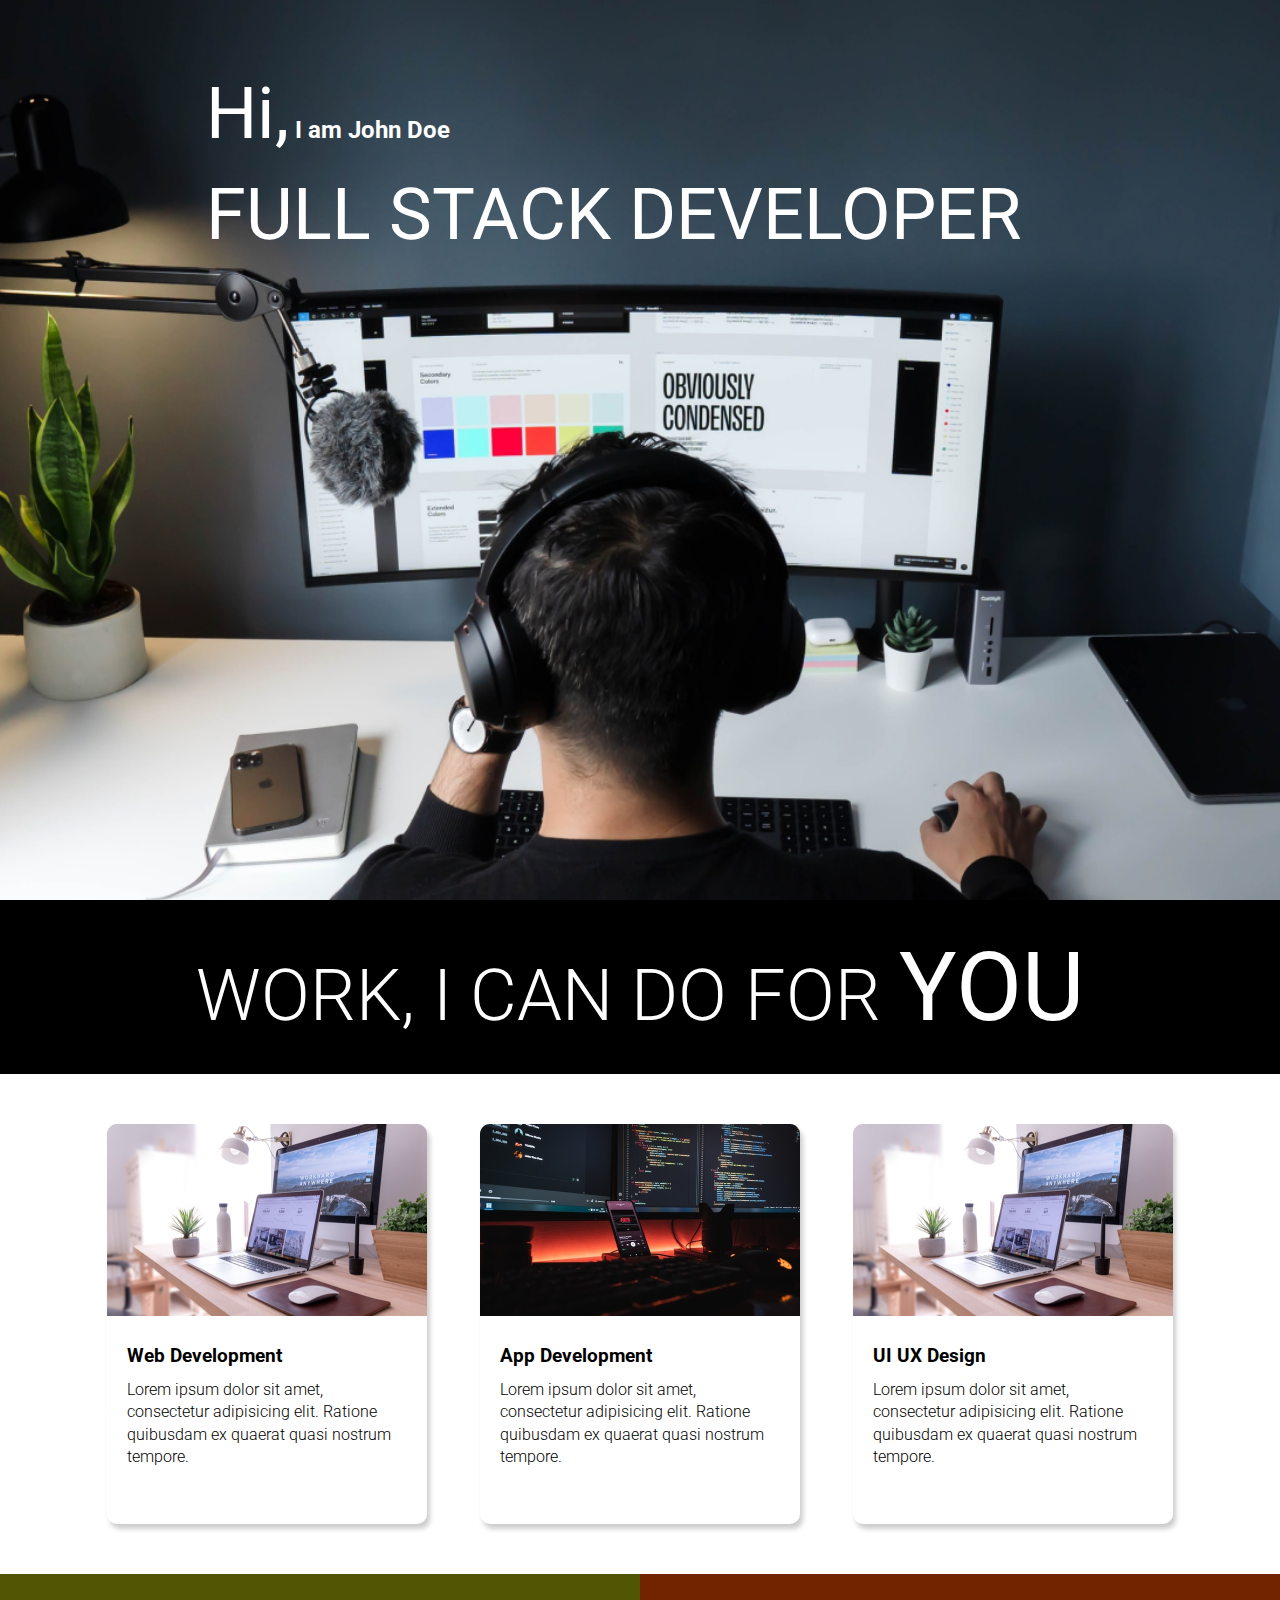
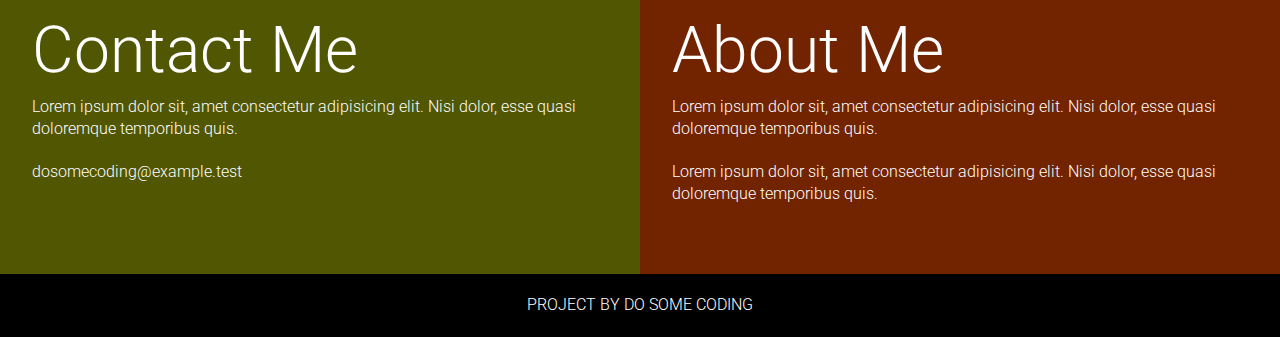
<file: Project 4/index.html>
<!DOCTYPE html>
<html lang="en">
  <head>
    <meta charset="UTF-8" />
    <meta http-equiv="X-UA-Compatible" content="IE=edge" />
    <meta name="viewport" content="width=device-width, initial-scale=1.0" />
    <title>Developer | Landing Page</title>
    <link rel="stylesheet" href="style.css" />
  </head>
  <body>
    <section class="hero_section">
      <div class="text_container">
        <h2><span class="lg_text">Hi,</span> I am John Doe</h2>
        <h1 class="lg_text">FULL STACK DEVELOPER</h1>
      </div>
    </section>
    <section class="black_box">
      <h2>WORK, I CAN DO FOR <span>YOU</span></h2>
    </section>
    <section class="work">
      <div class="grid_item">
        <div class="card">
          <div class="image_container">
            <img src="images/web.png" alt="web development" />
          </div>
          <div class="card_content">
            <h3>Web Development</h3>
            <p>
              Lorem ipsum dolor sit amet, consectetur adipisicing elit. Ratione
              quibusdam ex quaerat quasi nostrum tempore.
            </p>
          </div>
        </div>
      </div>
      <div class="grid_item">
        <div class="card">
          <div class="image_container">
            <img src="images/mobile.png" alt="app development" />
          </div>
          <div class="card_content">
            <h3>App Development</h3>
            <p>
              Lorem ipsum dolor sit amet, consectetur adipisicing elit. Ratione
              quibusdam ex quaerat quasi nostrum tempore.
            </p>
          </div>
        </div>
      </div>
      <div class="grid_item">
        <div class="card">
          <div class="image_container">
            <img src="images/web.png" alt="web development" />
          </div>
          <div class="card_content">
            <h3>UI UX Design</h3>
            <p>
              Lorem ipsum dolor sit amet, consectetur adipisicing elit. Ratione
              quibusdam ex quaerat quasi nostrum tempore.
            </p>
          </div>
        </div>
      </div>
    </section>
    <section class="bottom_section">
      <div class="contact">
        <h2>Contact Me</h2>
        <p>
          Lorem ipsum dolor sit, amet consectetur adipisicing elit. Nisi dolor,
          esse quasi doloremque temporibus quis.
        </p>
        <p>dosomecoding@example.test</p>
      </div>
      <div class="about">
        <h2>About Me</h2>

        <p>
          Lorem ipsum dolor sit, amet consectetur adipisicing elit. Nisi dolor,
          esse quasi doloremque temporibus quis.
        </p>
        <p>
          Lorem ipsum dolor sit, amet consectetur adipisicing elit. Nisi dolor,
          esse quasi doloremque temporibus quis.
        </p>
      </div>
    </section>
    <footer>Project By do some coding</footer>
  </body>
</html>
</file>
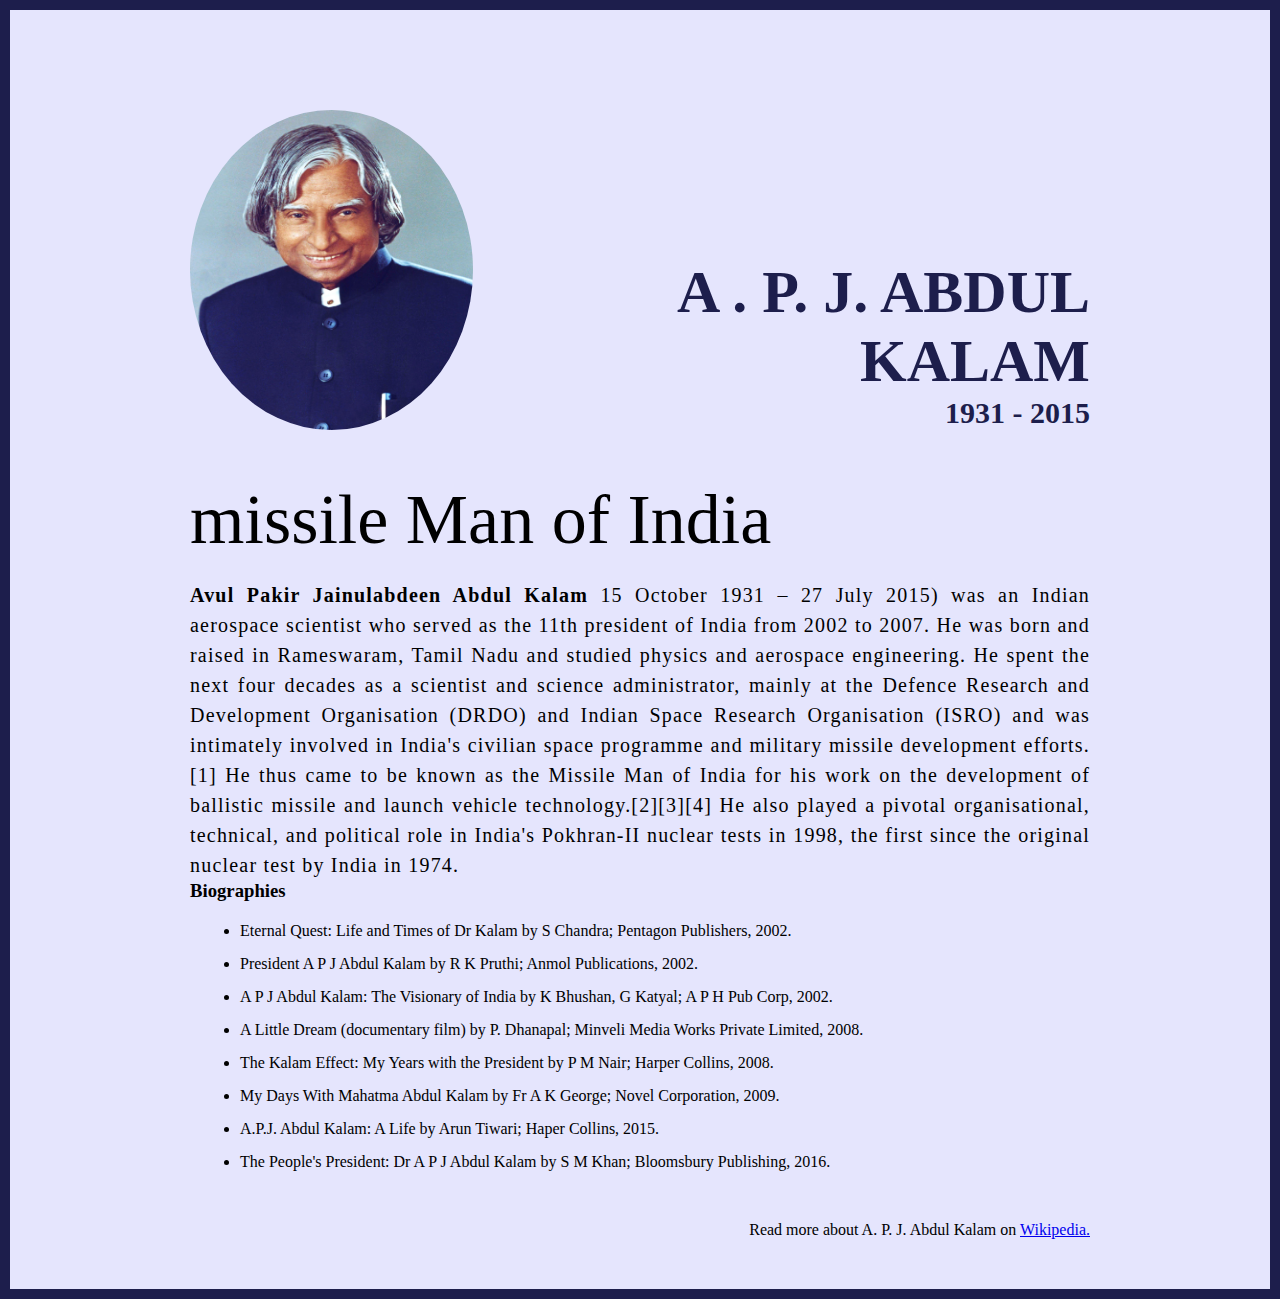
<file: project_1/index.html>
<!DOCTYPE html>
<html lang="en">

<head>
    <meta charset="UTF-8">
    <meta name="viewport" content="width=device-width, initial-scale=1.0">
    <title>The Tribute website | A.P.J Abdul Kalam </title>
    <link rel="stylesheet" href="style.css">
</head>

<body>

    <div class="container">
        <div class="content">
            <section class="Top_section">
                <div class="image_container">
                    <img src="apj.jpg" alt="Tribute" />
                </div>
                <div>
                    <h1>A . P. J. Abdul Kalam</h1>
                    <h4>1931 - 2015</h4>
                </div>
            </section>
            <section class="about_section">
                <h2>missile Man of India</h2>
                <p>
                    <b>Avul Pakir Jainulabdeen Abdul Kalam</b> 15 October 1931 – 27 July
                    2015) was an Indian aerospace scientist who served as the 11th
                    president of India from 2002 to 2007. He was born and raised in
                    Rameswaram, Tamil Nadu and studied physics and aerospace
                    engineering. He spent the next four decades as a scientist and
                    science administrator, mainly at the Defence Research and
                    Development Organisation (DRDO) and Indian Space Research
                    Organisation (ISRO) and was intimately involved in India's civilian
                    space programme and military missile development efforts.[1] He thus
                    came to be known as the Missile Man of India for his work on the
                    development of ballistic missile and launch vehicle
                    technology.[2][3][4] He also played a pivotal organisational,
                    technical, and political role in India's Pokhran-II nuclear tests in
                    1998, the first since the original nuclear test by India in 1974.
                </p>
            </section>
            <section class="biography_section">
                <h3>Biographies</h3>
                <ul>
                    <li>
                        Eternal Quest: Life and Times of Dr Kalam by S Chandra; Pentagon
                        Publishers, 2002.
                    </li>
                    <li>
                        President A P J Abdul Kalam by R K Pruthi; Anmol Publications,
                        2002.
                    </li>
                    <li>
                        A P J Abdul Kalam: The Visionary of India by K Bhushan, G Katyal;
                        A P H Pub Corp, 2002.
                    </li>
                    <li>
                        A Little Dream (documentary film) by P. Dhanapal; Minveli Media
                        Works Private Limited, 2008.
                    </li>
                    <li>
                        The Kalam Effect: My Years with the President by P M Nair; Harper
                        Collins, 2008.
                    </li>
                    <li>
                        My Days With Mahatma Abdul Kalam by Fr A K George; Novel
                        Corporation, 2009.
                    </li>
                    <li>
                        A.P.J. Abdul Kalam: A Life by Arun Tiwari; Haper Collins, 2015.
                    </li>
                    <li>
                        The People's President: Dr A P J Abdul Kalam by S M Khan;
                        Bloomsbury Publishing, 2016.
                    </li>
                </ul>

            </section>
            <footer>
                <p>
                    Read more about A. P. J. Abdul Kalam on
                    <a href="https://en.wikipedia.org/wiki/A._P._J._Abdul_Kalam">Wikipedia.</a>
                </p>
            </footer>
        </div>
    </div>

</body>

</html>
</file>
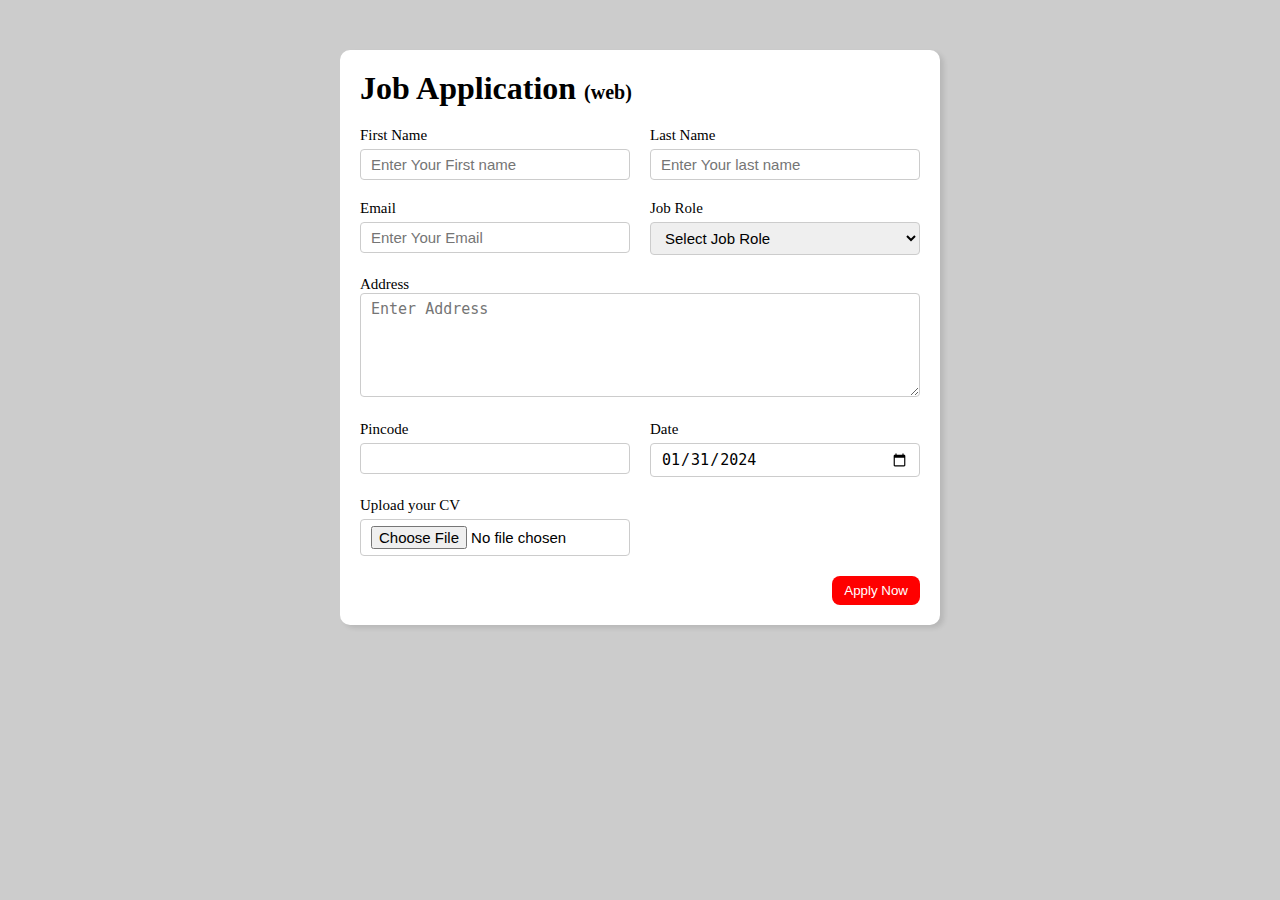
<file: project_2/index.html>
<!DOCTYPE html>
<html lang="en">

<head>
    <meta charset="UTF-8">
    <meta name="viewport" content="width=device-width, initial-scale=1.0">
    <title>Job Application Form</title>
    <link rel="stylesheet" href="style.css">
</head>

<body>
    <div class="container">
        <div class="apply_box">
            <h1>Job Application <span class="small_text">(web)</span></h1>
            <form action="">
                <div class="form_container">
                    <div class="form_control">
                        <label for="first_name">First Name</label>
                        <input type="text" id="first_name" name="first_name" placeholder="Enter Your First name" />
                    </div>
                    <div class="form_control">
                        <label for="last_name">Last Name</label>
                        <input type="text" id="last_name" name="last_name" placeholder="Enter Your last name" />
                    </div>
                    <div class="form_control">
                        <label for="email">Email</label>
                        <input type="email" id="email" name="email" placeholder="Enter Your Email" />
                    </div>
                    <div class="form_control">
                        <label for="job_role">Job Role</label>
                        <select name="job_role" id="job_role">
                            <option value="">Select Job Role</option>
                            <option value="frontend">Frontend Developer</option>
                            <option value="backend">Backend Developer</option>
                            <option value="full_stack">Full Stack Developer</option>
                            <option value="ui_ux">UI UX Designer</option>
                        </select>
                    </div>
                    <div class="textarea_control">
                        <label for="address">Address</label>
                        <textarea name="address" id="address" cols="50" rows="5" placeholder="Enter Address"></textarea>
                    </div>
                    <div class="form_control">
                        <label for="pincode">Pincode</label>
                        <input type="number" id="pincode" name="pincode" />
                    </div>
                    <div class="form_control">
                        <label for="date">Date</label>
                        <input value="2024-01-31" type="date" id="date" name="date" />
                    </div>
                    <div class="form_control">
                        <label for="upload">Upload your CV</label>
                        <input type="file" id="upload" name="upload" />
                    </div>
                </div>
                <div class="button_container">
                    <button type="submit">Apply Now</button>
                </div>
            </form>
        </div>

    </div>

</body>

</html>
</file>
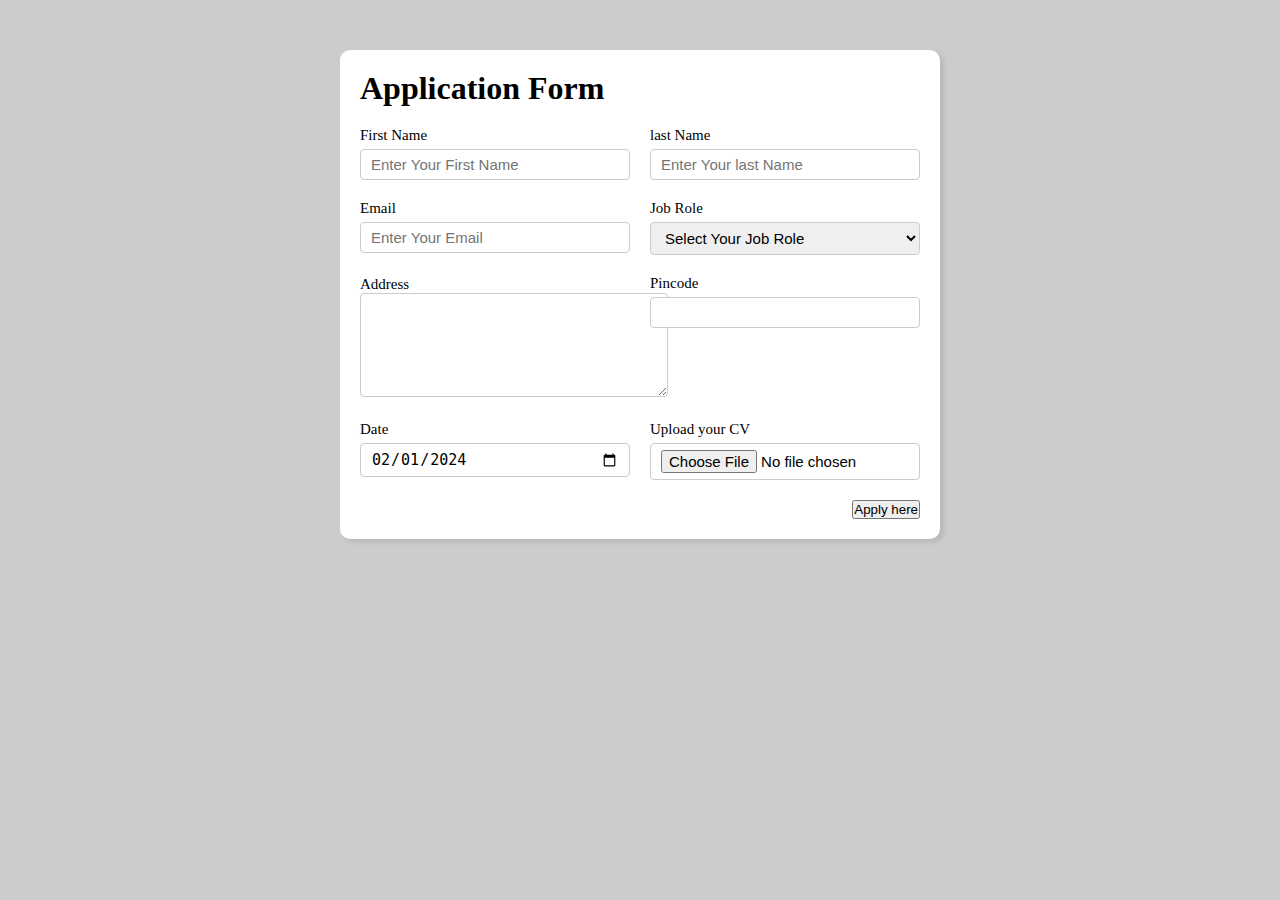
<file: project_2/practice.html>
<!DOCTYPE html>
<html>

<head>
    <meta charset="UTF-8">
    <meta name="viewport" content="width=device-width, initial-scale=1.0">
    <title>Application Form</title>
    <style>
        * {
            margin: 0;
            padding: 0;
            box-sizing: border-box;
        }

        body {
            background-color: #ccc;
        }

        .container {
            max-width: 900px;
            margin: 0 auto;
        }

        .apply_box {
            max-width: 600px;
            padding: 20px;
            background-color: white;
            margin: 0 auto;
            margin-top: 50px;
            box-shadow: 4px 3px 5px rgba(1, 1, 1, 0.1);
            border-radius: 10px;
        }

        .form_container {
            margin-top: 20px;
            display: grid;
            grid-template-columns: repeat(auto-fit, minmax(200px, 1fr));
            gap: 20px;
        }

        .form_control {
            display: flex;
            flex-direction: column;
        }

        label {
            font-size: 15px;
            margin-bottom: 5px;
        }

        input,
        select,
        textarea {
            padding: 6px 10px;
            border: 1px solid #ccc;
            border-radius: 4px;
            font-size: 15px;
        }

        input:focus {
            outline-color: red;
        }

        .button_container {
            display: flex;
            justify-content: flex-end;
            margin-top: 20px;
        }
    </style>
</head>

<body>
    <div class="container">
        <div class="apply_box">
            <h1>Application Form</h1>
            <form action="">
                <div class="form_container">
                    <div class="form_control">
                        <label for="first_name">First Name</label>
                        <input type="text" id="first_name" placeholder="Enter Your First Name" />
                    </div>
                    <div class="form_control">
                        <label for="last_name">last Name</label>
                        <input type="text" id="last_name" placeholder="Enter Your last Name" />
                    </div>
                    <div class="form_control">
                        <label for="email">Email</label>
                        <input type="email" id="email" placeholder="Enter Your Email" />
                    </div>
                    <div class="form_control">
                        <label for="job_role">Job Role</label>
                        <select name="job_role" id="job_role">
                            <option value="">Select Your Job Role</option>
                            <option value="frontend">Frontend</option>
                            <option value="backend">Backend</option>
                            <option value="full_stack">Full Stack Developer</option>
                            <option value="ui_ux">UI UX</option>
                        </select>
                    </div>
                    <div class="textarea_control">
                        <label for="address">Address</label>
                        <textarea name="address" id="address" cols="30" rows="5"></textarea>
                    </div>
                    <div class="form_control">
                        <label for="pincode">Pincode</label>
                        <input type="number" id="pincode" />
                    </div>
                    <div class="form_control">
                        <label for="date">Date</label>
                        <input type="date" id="date" value="2024-02-01" />
                    </div>
                    <div class="form_control">
                        <label for="upload">Upload your CV</label>
                        <input type="file" id="upload" />
                    </div>
                </div>
                <div class="button_container">
                    <button type="button">Apply here</button>
                </div>
            </form>
        </div>
    </div>
</body>

</html>
</file>
<file: Project 4/style.css>
@import url("https://fonts.googleapis.com/css2?family=Roboto:ital,wght@0,100;0,300;0,400;0,500;0,700;0,900;1,100;1,300;1,400;1,500;1,700;1,900&display=swap");
* {
  margin: 0;
  padding: 0;
  box-sizing: border-box;
}

html,
body {
  line-height: 1.4;
  font-weight: 300;
  font-family: "Roboto", sans-serif;
}

.hero_section {
  background-image: url(images/developer.png);
  min-height: 100vh;
  background-position: center;
  background-size: cover;
  background-repeat: no-repeat;
}
.text_container {
  color: white;
  max-width: 900px;
  margin: 0 auto;
  padding-top: 64px;
  padding-left: 16px;
}
.lg_text {
  font-size: 72px;
  font-weight: 400;
}
.black_box {
  background-color: #000;
  padding: 20px;
}
.black_box h2 {
  font-size: 72px;
  color: white;
  text-align: center;
  font-weight: 300;
}

.black_box h2 span {
  font-weight: 400;
  font-size: 96px;
}
.work {
  display: grid;
  gap: 20px;
  grid-template-columns: repeat(auto-fit, minmax(320px, 1fr));

  max-width: 1100px;
  margin: 50px auto;
}
.grid_item {
  display: flex;
  justify-content: center;
  align-items: center;
}
.card {
  max-width: 320px;
  height: 400px;
  border-radius: 10px;
  box-shadow: 3px 5px 5px rgba(1, 1, 1, 0.2);
  transition: 0.2s ease-in-out;
}
.card:hover {
  transform: scale(1.04);
  box-shadow: 3px 5px 5px rgba(1, 1, 1, 0.3);
  transition: 0.2s ease-in-out;
}
.card_content {
  padding: 20px;
}
.card_content h3 {
  margin-bottom: 10px;
}
.bottom_section {
  display: flex;
}
.contact {
  background-color: #515603;
}
.about {
  background-color: #722300;
}

.contact,
.about {
  min-height: 300px;
  padding: 32px;
  color: white;
}
.about h2,
.contact h2 {
  font-size: 64px;
  font-weight: 300;
}
.about p,
.contact p {
  margin-bottom: 20px;
}

footer {
  text-align: center;
  text-transform: uppercase;
  background-color: #000;
  padding: 20px;
  color: white;
}
@media (max-width: 786px) {
  .hero_section {
    min-height: 50vh;
  }
  .text_container {
    padding: 10px 0;
    text-align: center;
  }
  .lg_text {
    font-size: 32px;
  }
  .black_box h2 {
    font-size: 24px;
  }
  .black_box h2 span {
    font-weight: 400;
    font-size: 32px;
  }
  .bottom_section {
    flex-direction: column;
  }
  h1 {
    font-size: 32px;
  }
  .about h2,
  .contact h2 {
    font-size: 32px;
  }
}
</file>
<file: project_1/style.css>
* {
    margin: 0;
    padding: 0;
    box-sizing: border-box;
}

.container {
    background-color: #e5e5fd;
    min-height: 100vh;
    border: 10px solid #1d1e4c;
}

.content {
    max-width: 900px;
    margin: 0 auto;
}

.Top_section {
    margin-top: 100px;
    display: flex;
    justify-content: space-between;
    align-items: flex-end;
}

.Top_section,
h1 {
    font-size: 60px;
    font-weight: bold;
    color: #1d1e4c;
    text-transform: uppercase;

}

.Top_section,
h4 {
    text-align: end;
    font-size: 30px;
}

.image_container {
    border-radius: 50%;
    overflow: hidden;
}

.image_container,
img {
    width: 300px;
    height: 320px;
}

.about_section {
    margin-top: 50px;
}

.about_section h2 {
    font-size: 70px;
    font-weight: 400;
    margin-bottom: 20px;
}

.about_section p {
    font-size: 20px;
    line-height: 30px;
    letter-spacing: 1.2px;
    text-align: justify;

}

.biography_section {
    margin-top: 50px 0;
}

.biography_section h3 {
    margin-bottom: 20px;
}

.biography_section ul {
    margin-left: 50px;
}

.biography_section li {
    margin-bottom: 15px;
}

footer {
    margin: 50px 0;

}

footer p {
    text-align: end;
}
</file>
<file: project_2/style.css>
* {
    margin: 0;
    padding: 0;
    box-sizing: border-box;
}

body {
    background-color: #ccc;
}

.container {
    max-width: 900px;
    margin: 0 auto;
}

.apply_box {
    max-width: 600px;
    padding: 20px;
    background-color: white;
    margin: 0 auto;
    margin-top: 50px;
    box-shadow: 4px 3px 5px rgba(1, 1, 1, 0.1);
    border-radius: 10px;
}

.small_text {
    font-size: 20px;
}

.form_container {
    margin-top: 20px;
    display: grid;
    grid-template-columns: repeat(auto-fit, minmax(200px, 1fr));
    gap: 20px;
}

.form_control {
    display: flex;
    flex-direction: column;
}

label {
    font-size: 15px;
    margin-bottom: 5px;

}

input,
select,
textarea {
    padding: 6px 10px;
    border: 1px solid #ccc;
    border-radius: 4px;
    font-size: 15px;
}

input:focus {
    outline-color: red;
}

.button_container {
    display: flex;

    justify-content: flex-end;
    margin-top: 20px;
}

button {
    background-color: red;
    border: transparent solid 2px;
    padding: 5px 10px;
    color: white;
    border-radius: 8px;
    transition: 0.3s ease-in;
}

button:hover {
    background-color: #ccc;
    border: 2px solid red;
    color: black;
    transition: 0.3s ease-out;
    cursor: pointer;
}

.textarea_control {
    grid-column: 1 / span 2;
}

.textarea_control textarea {
    width: 100%;
}

@media(max-width: 460px) {
    .textarea_control {
        grid-column: 1 / span 1;
    }
}

;
</file>
